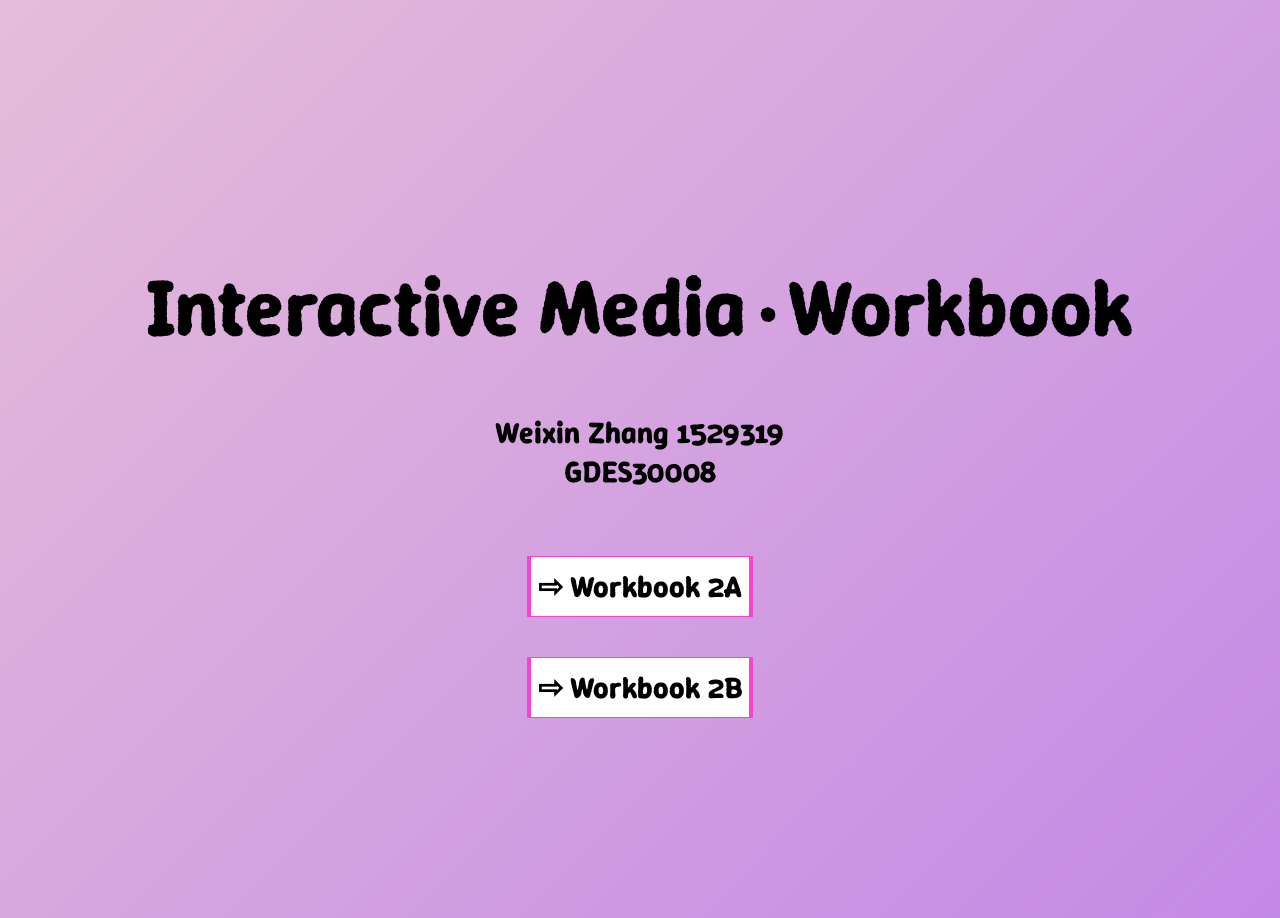
<file: index.html>
<!DOCTYPE html>
<html lang="en">
<head>
    <meta charset="UTF-8">
    <meta name="viewport" content="width=device-width, initial-scale=1.0">
    <title>Document</title>
    <link rel="stylesheet" href="css\bu.css"/>
    <link rel="preconnect" href="https://fonts.googleapis.com">
<link rel="preconnect" href="https://fonts.gstatic.com" crossorigin>
<link href="https://fonts.googleapis.com/css2?family=Winky+Rough:ital,wght@0,300..900;1,300..900&display=swap" rel="stylesheet">


<link rel="stylesheet" type="text/css" href="css\style.css">
    <style>
    body {
        background: linear-gradient(-45deg, #94bef8, #3b64df, #b978eb, hsl(318, 44%, 82%));
        background-size: 400% 400%;
        animation: gradientMove 5s ease infinite;
        display: flex;
        flex-direction: column;
        justify-content: center;
        align-items: center;
      }
      
      @keyframes gradientMove {
        0% {background-position: 0% 50%;}
        50% {background-position: 100% 50%;}
        100% {background-position: 0% 50%;}
      }
    .btn-group p{
      font-size: 30px;
      font-weight: 600;
    }
 
    </style>
</head>
<body>
 


    <div class="container">
      <header class="header">
        <h1>Interactive Media·Workbook</h1>
        <h2>Weixin Zhang 1529319 <br>GDES30008</h2>
      </header>
      
      <div class="btn-group">
        <p class="description"></p>
    <a href="https://jessieddz.github.io/2025myworkbook.jessie/mainpage.html">
    <button>
        <div class="before"></div>
        <div class="after"></div>
        &#8680; Workbook 2A
    </button>
    </a>
      </div>



      <div class="btn-group">
        <p class="description"></p>
    <a href="mainp.html">
      <button>
          <div class="before"></div>
          <div class="after"></div>
          &#8680; Workbook 2B
      </button>
      </a>
      </div>
    </div>
    
    
</body>
</html>
</file>
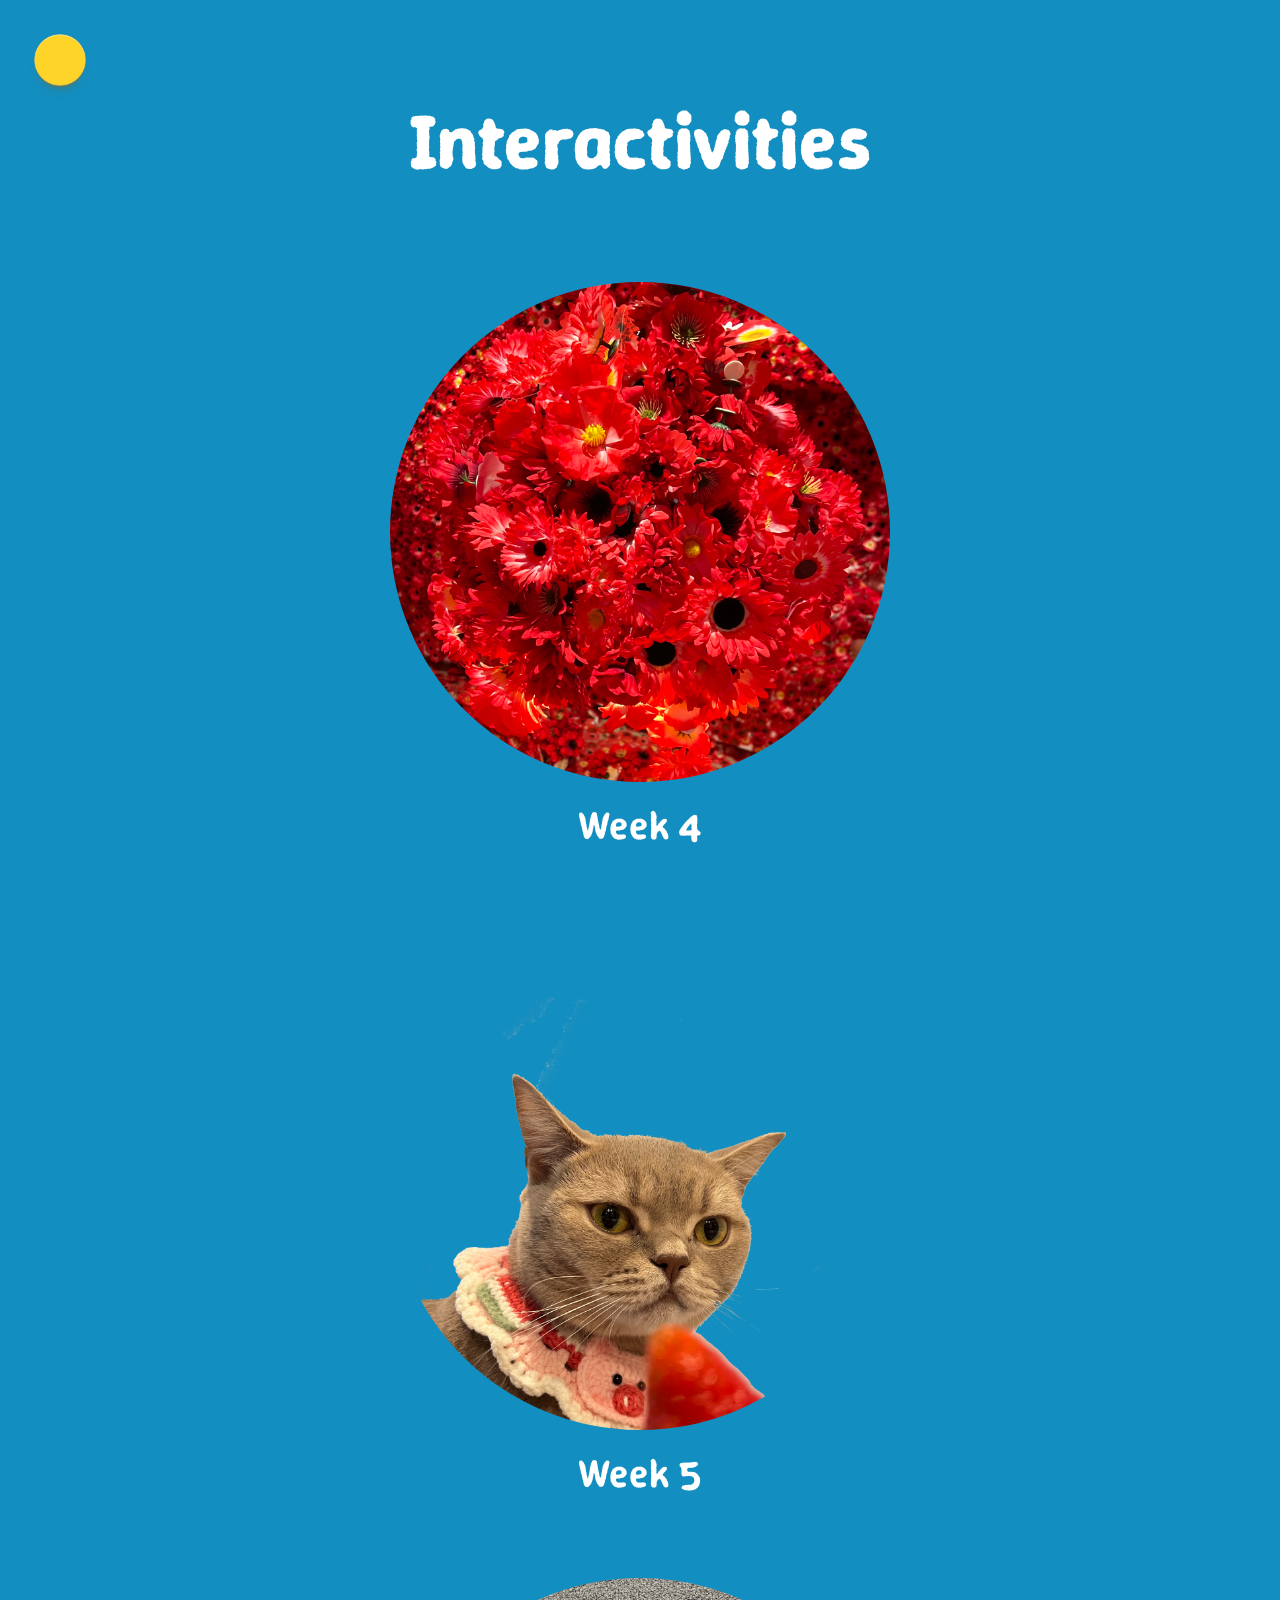
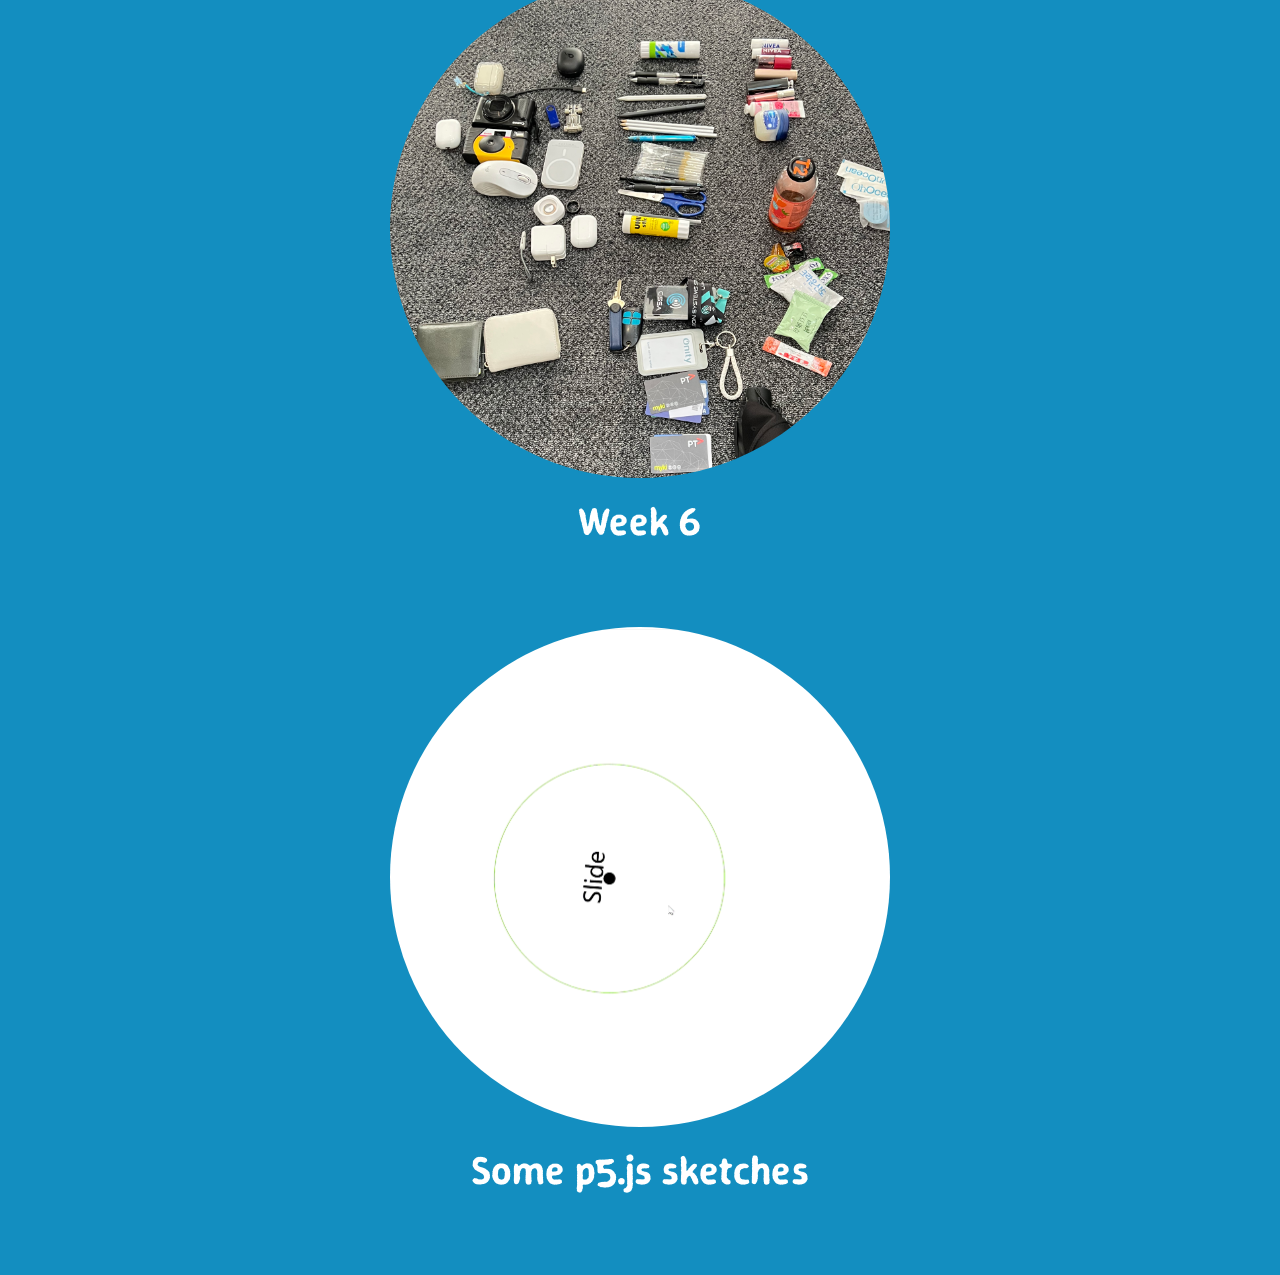
<file: interativee.html>
<!DOCTYPE html>
<html lang="zh-CN">
<head>
<meta charset="UTF-8">
<meta name="viewport" content="width=device-width,initial-scale=1">
<title>Interactives</title>
<link rel="preconnect" href="https://fonts.googleapis.com">
<link rel="preconnect" href="https://fonts.gstatic.com" crossorigin>
<link href="https://fonts.googleapis.com/css2?family=Winky+Rough:ital,wght@0,300..900;1,300..900&display=swap" rel="stylesheet">


<link rel="stylesheet" type="text/css" href="css\style.css">


<style>

body{
  margin:0;
  background:#138ec0;        /* 深色背景 */
  font-family:'Winky Rough',cursive;
  font-weight: 600;
  color:#fff;
}


.gallery{
  display:grid;
  grid-template-columns:repeat(1,1fr);  
  gap:3vw;
  padding:3vw;
  justify-items:center;
}

.co{
  grid-template-columns:repeat(1,1fr); 
}

.item{
  text-decoration:none;
  color:inherit;
}




/* —— 4. 圆形容器 —— */
.circle{
  position:relative;
  width: 90%;                 
  aspect-ratio:1/1;           
  max-width:500px;           
  border-radius:50%;
  overflow:hidden;
}

/* —— 5. 圆内图片 —— */
.circle img{
  width:100%;
  height:100%;
  object-fit:contain;
  transition:filter .4s ease;
}

/* —— 6. 悬停文字（默认隐藏） —— */
.overlay{
  position:absolute;
  inset:0;
  display:flex;
  padding: 0 10%;
  align-items:center;
  justify-content:center;
  font-size:15px;
  font-weight:700;
  opacity:0;
  transition:opacity .4s ease;
  pointer-events:none;       
}


.item:hover .circle img{
  filter:blur(4px) brightness(.7);
}
.item:hover .overlay{
  opacity:1;
}


.caption{
  margin-top:1rem;
  text-align:center;
  font-size:40px;
}

@media (min-width:600px){
  .circle{width:500px;}
}



</style>
</head>
<body>

<h1 style="text-align:center; padding:3vw 0 0; font-size:6vw;">Interactivities</h1>

<section class="gallery">

  <!-- 第 1 个条目 -->
  <a class="item" href="song.html">
    <div class="circle">
      <div class="co">
      <img src="img7/dacc757691f62aba39a66123ddc3bd3.jpg" alt="week1">
      <span class="overlay">This week, I visited the art exhibition of YAYOI KUSAMA. KUSAMA is a Japanese contemporary artist whose works show the exploration of infinite space and the expression of personal psychological state.<br>The frequently appearing elements are wave dots and bright colors. I was particularly interested in the art installation Flower Obsession, a stage apartment where people were invited to put red flowers all over the room. In this space, the line of sight is repeated bright flowers, as if the whole world is full of red flowers, and I am submerged in the sea of flowers. I was inspired by Kusama's work and started to develop my web page based on flowers.</span>
    </div>
    </div>
    <p class="caption">Week 4</p>
  </a>

  <!-- 第 2 个条目 -->
  <a class="item">
    <div class="circle">
      <div class="co">
      <img src="img/catx.png" alt="week2">
      <span class="overlay">Random dice Roll Game -P5 coding exercise. This exercise is done by translating individual rules and results into P5.js sketches, such as randomly rolling dice ten times a day to decide on clothes to wear, mode of transportation, food, color of shoes, etc. I want my cat Dora to be a participant in the game. For example, a random yellow roll of dice in the center of the screen indicates that he is going to wear a spit towel today, and then a second roll of dice indicates that he is going to wear a purple, so his lunch will be a purple can of rabbit.</span>
    </div>
    </div>
    <p class="caption">Week 5</p>
  </a>
  
  <!-- 第 3 个条目 -->
  <a class="item">
    <div class="circle">
      <div class="co">
      <img src="img/b128155ca2c7952c4f00ce8192d290d.jpg" alt="week3">
      <span class="overlay">Data in my porket: This is an exercise in data visualization and sorting, the purpose of which is to visualize the "data" we carry around on a daily basis. My team and I emptied the contents of the backpack and arranged them on the carpet. The first time we arranged them according to size, and the second time we arranged them according to the attributes of different functions.</span>
    </div>
    </div>
    
    <p class="caption">Week 6</p>
  </a>


  <a class="item" href="preactcicep5.html">
    <div class="circle">
      <div class="co">
      <img src="img/127.gif" alt="week3">
      <span class="overlay"></span>
    </div>
    </div>
    
    <p class="caption"> Some p5.js sketches</p>
  </a>

   <a href="mainp.html" class="left-corner-icon">
    <img src="img/backbutton.png" alt="Icon" >
  </a>

 
  
</section>

</body>
</html>
</file>
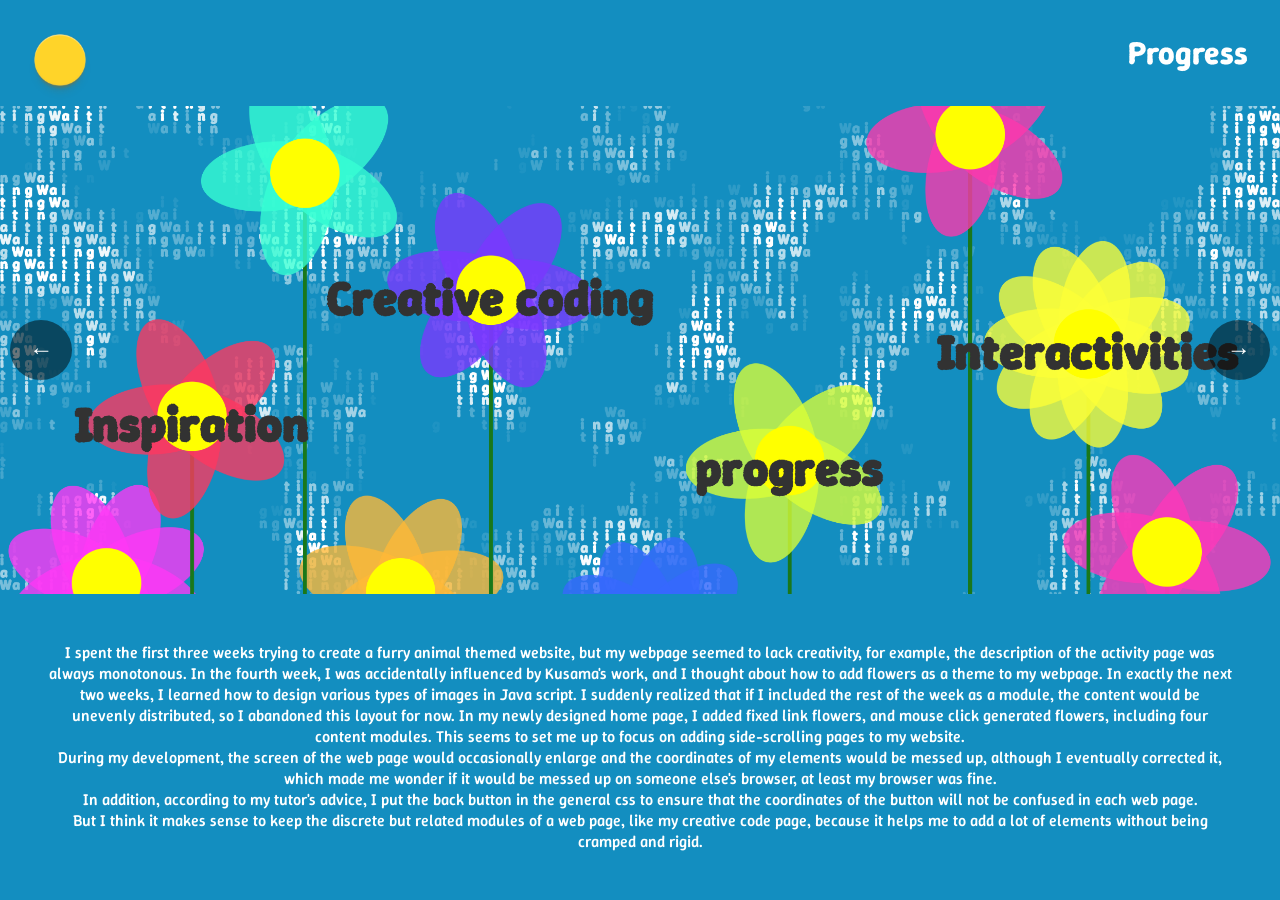
<file: progress.html>
<!DOCTYPE html>
<html lang="zh-CN">
<head>
  <meta charset="UTF-8" />
  <meta name="viewport" content="width=device-width, initial-scale=1.0"/>
  <title>slides</title>
  <link rel="stylesheet" href="css\process.css" />
  <link rel="preconnect" href="https://fonts.googleapis.com">
<link rel="preconnect" href="https://fonts.gstatic.com" crossorigin>
<link href="https://fonts.googleapis.com/css2?family=Winky+Rough:ital,wght@0,300..900;1,300..900&display=swap" rel="stylesheet">
<link rel="stylesheet" type="text/css" href="css/style.css">

<style>
   html, body {
    width: 100%;
    height: 100%;
    font-family:'Winky Rough',cursive;
    font-weight: 500;
    color: rgb(255, 255, 255);
    background-color:#138ec0;
  }
  
  .slide img{
    width: 100%;
  }
</style>

</head>
<body>
  <header>
    <h1>Progress</h1>
  
  </header>


  <main class="slider-wrapper">
   
    <button class="arrow-btn arrow-left" id="btnLeft">
      &larr;
    </button>

    <div class="slider-container" id="sliderContainer">
      <section class="slide"> 
        <img src="img\huaqun.png" alt:flower>
       
     
      </section>
      <section class="slide"> 
        
        <img src="img\wahua.png" alt:flower>
  
      </section>
      <section class="slide"> 
        <img src="img/11dbd07d9709faf931a436a0c50a5fd.png" alt:flower>
       
      </section>
    </div>

    
    <button class="arrow-btn arrow-right" id="btnRight">
      &rarr;
    </button>
  </main>

  
  <footer>
    <p>I spent the first three weeks trying to create a furry animal themed website, but my webpage seemed to lack creativity, for example, the description of the activity page was always monotonous. In the fourth week, I was accidentally influenced by Kusama's work, and I thought about how to add flowers as a theme to my webpage. In exactly the next two weeks, I learned how to design various types of images in Java script. I suddenly realized that if I included the rest of the week as a module, the content would be unevenly distributed, so I abandoned this layout for now. In my newly designed home page, I added fixed link flowers, and mouse click generated flowers, including four content modules. This seems to set me up to focus on adding side-scrolling pages to my website.<br>During my development, the screen of the web page would occasionally enlarge and the coordinates of my elements would be messed up, although I eventually corrected it, which made me wonder if it would be messed up on someone else's browser, at least my browser was fine.<br> In addition, according to my tutor's advice, I put the back button in the general css to ensure that the coordinates of the button will not be confused in each web page.<br>But I think it makes sense to keep the discrete but related modules of a web page, like my creative code page, because it helps me to add a lot of elements without being cramped and rigid.</p>
  </footer>
  <a href="mainp.html" class="left-corner-icon">
    <img src="img/backbutton.png" alt="Icon" >
  </a>
  
  <script src="process.js"></script>
</body>
</html>
</file>
<file: css/style.css>
body, html { 
  margin: 0; padding: 0; }

    canvas { 
      display: block; }

      /* 返回专用icon */

      .left-corner-icon {
        position: fixed;
        top: 20px;     
        left: 20px;     
        z-index: 1000;
        display: block;
      }
      
      .left-corner-icon img {
        width: 80px;
        height: 80px;
        object-fit: contain;
      }
      
      
      * {cursor:url(https://www.animatedimages.org/data/media/323/animated-insect-image-0170.gif), auto;
      }
</file>
